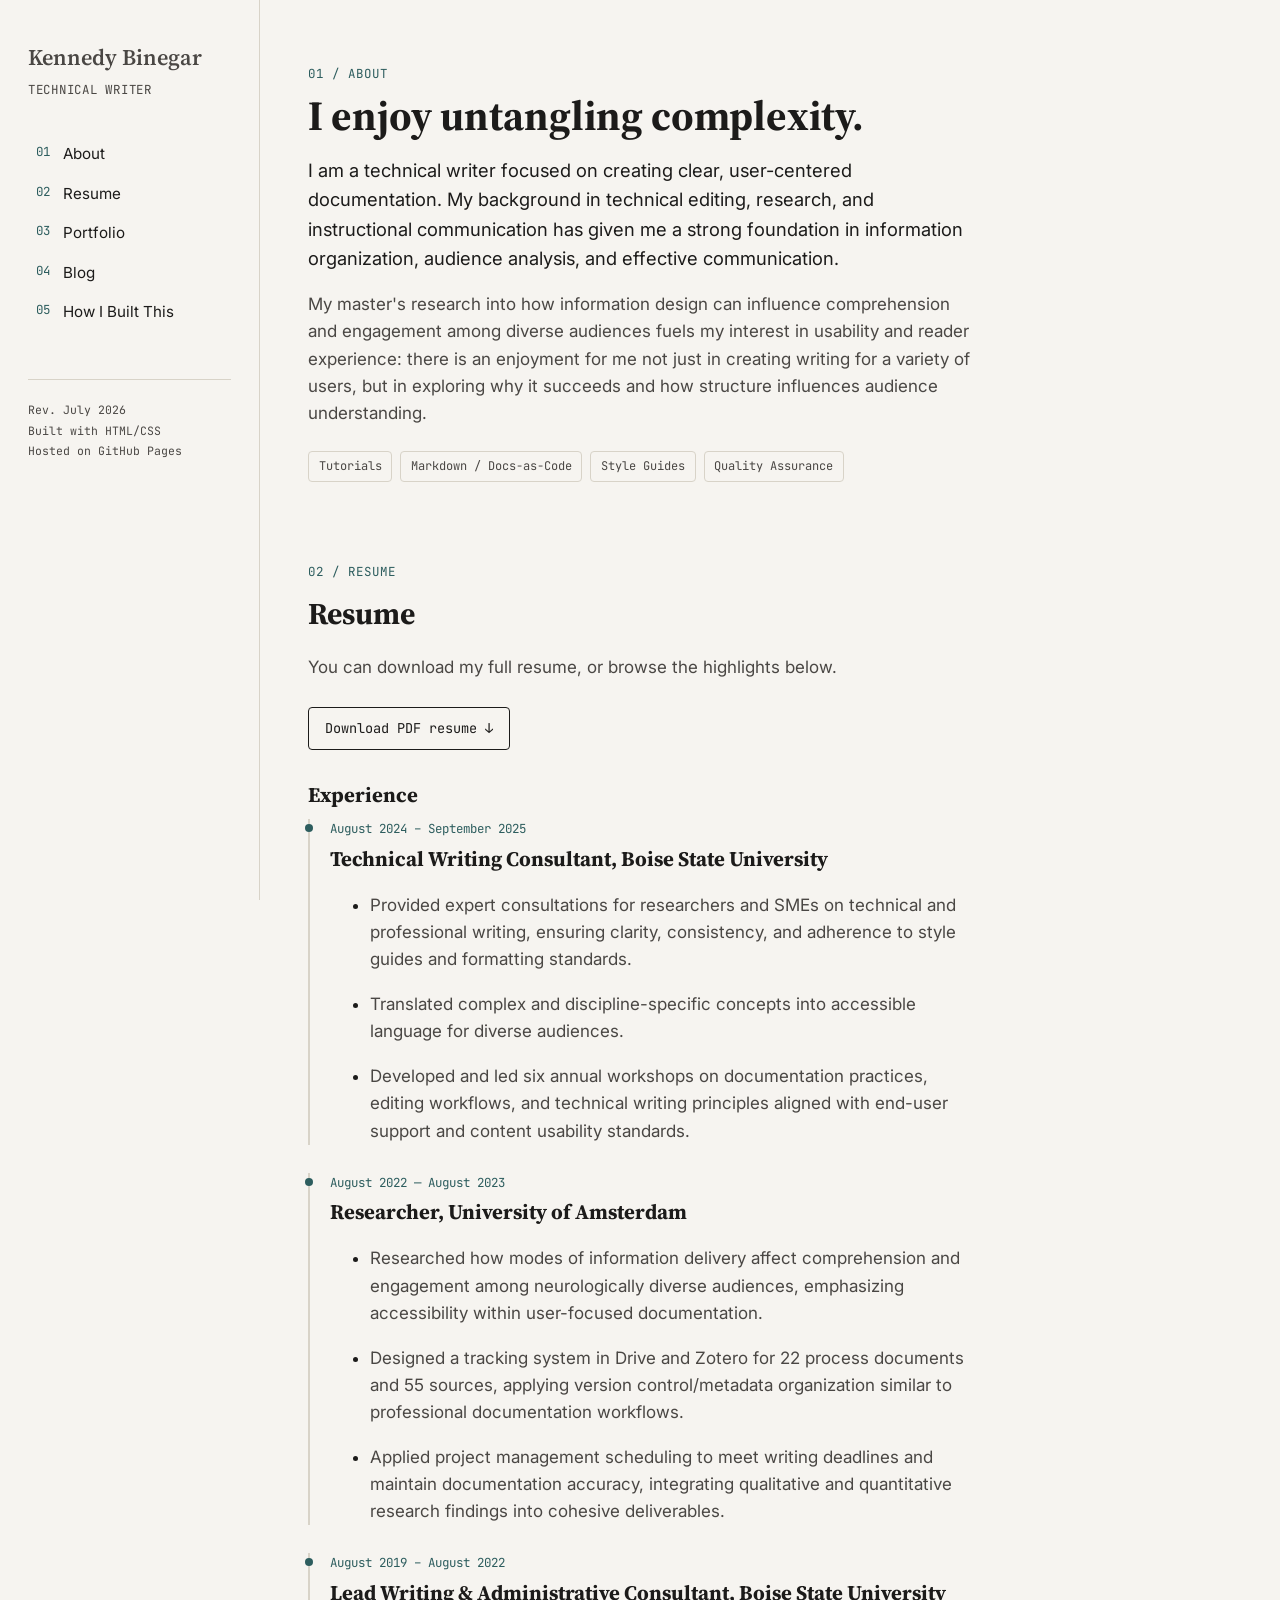
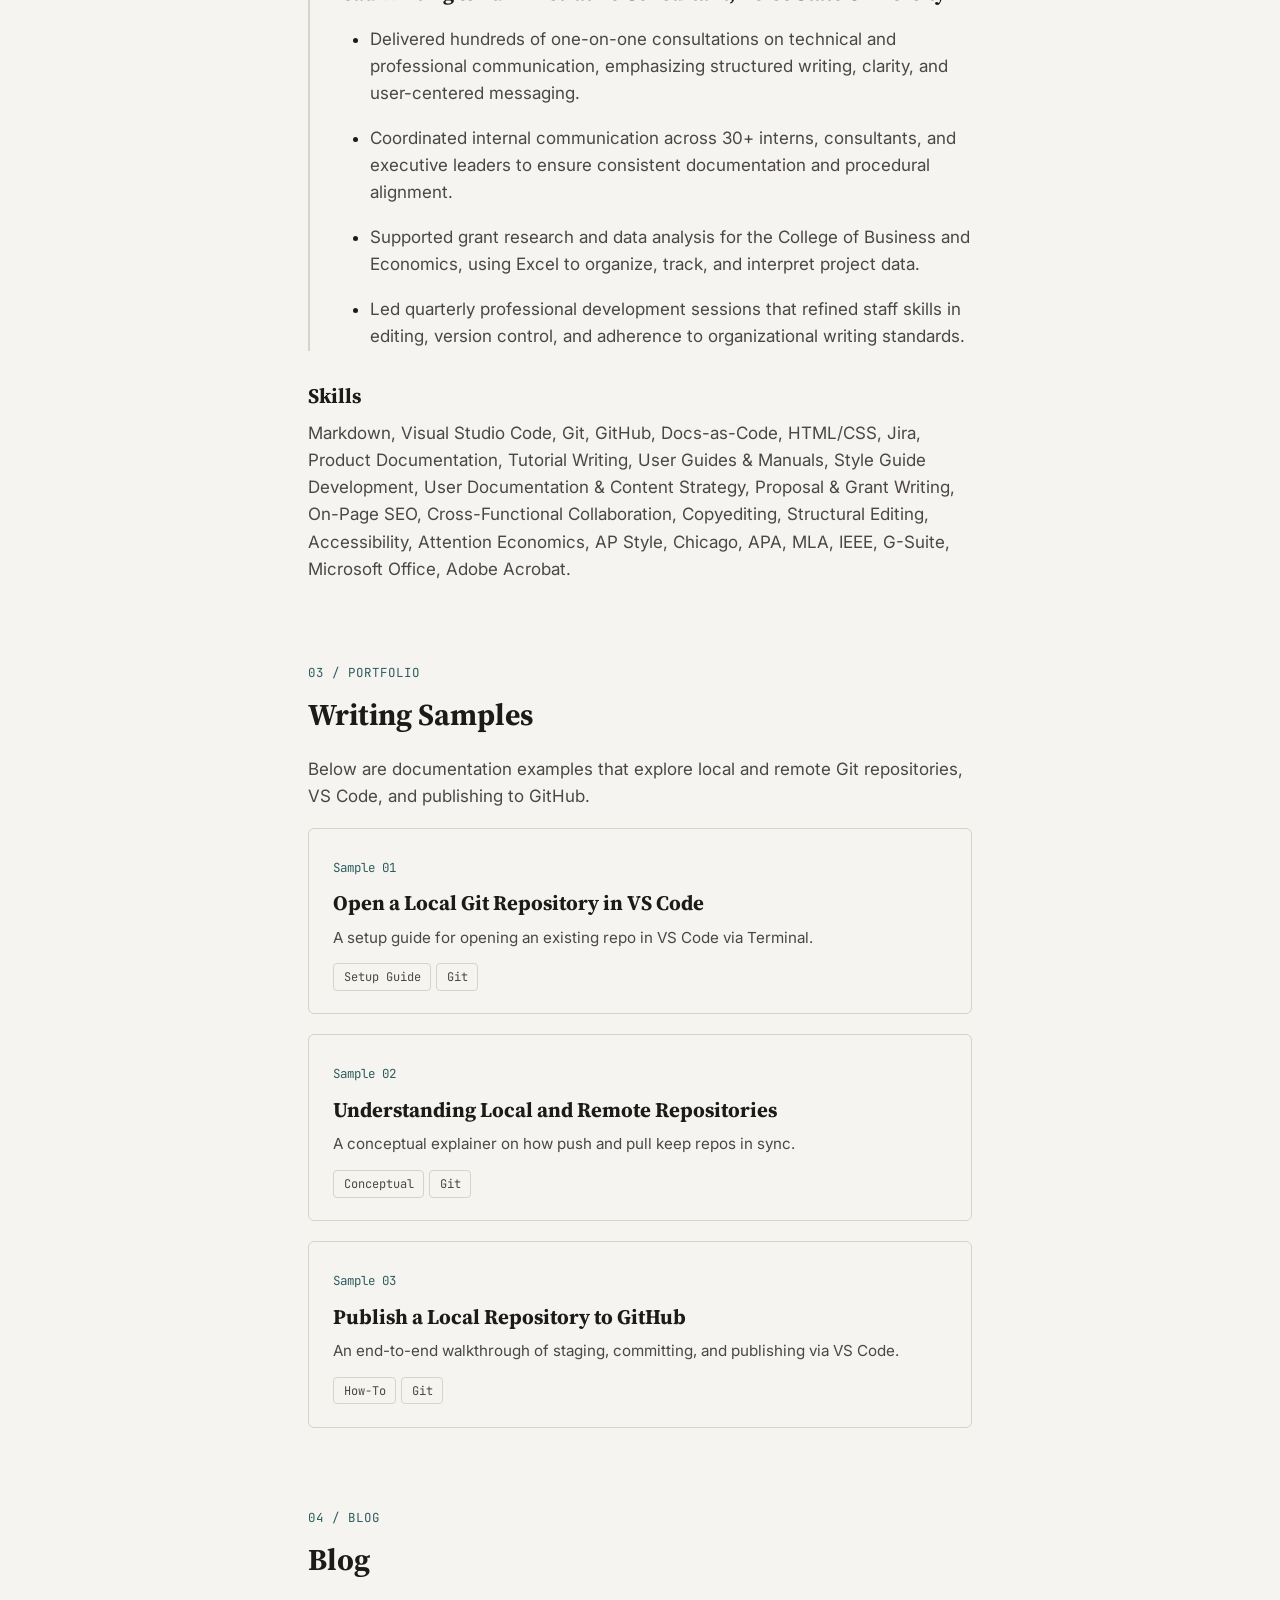
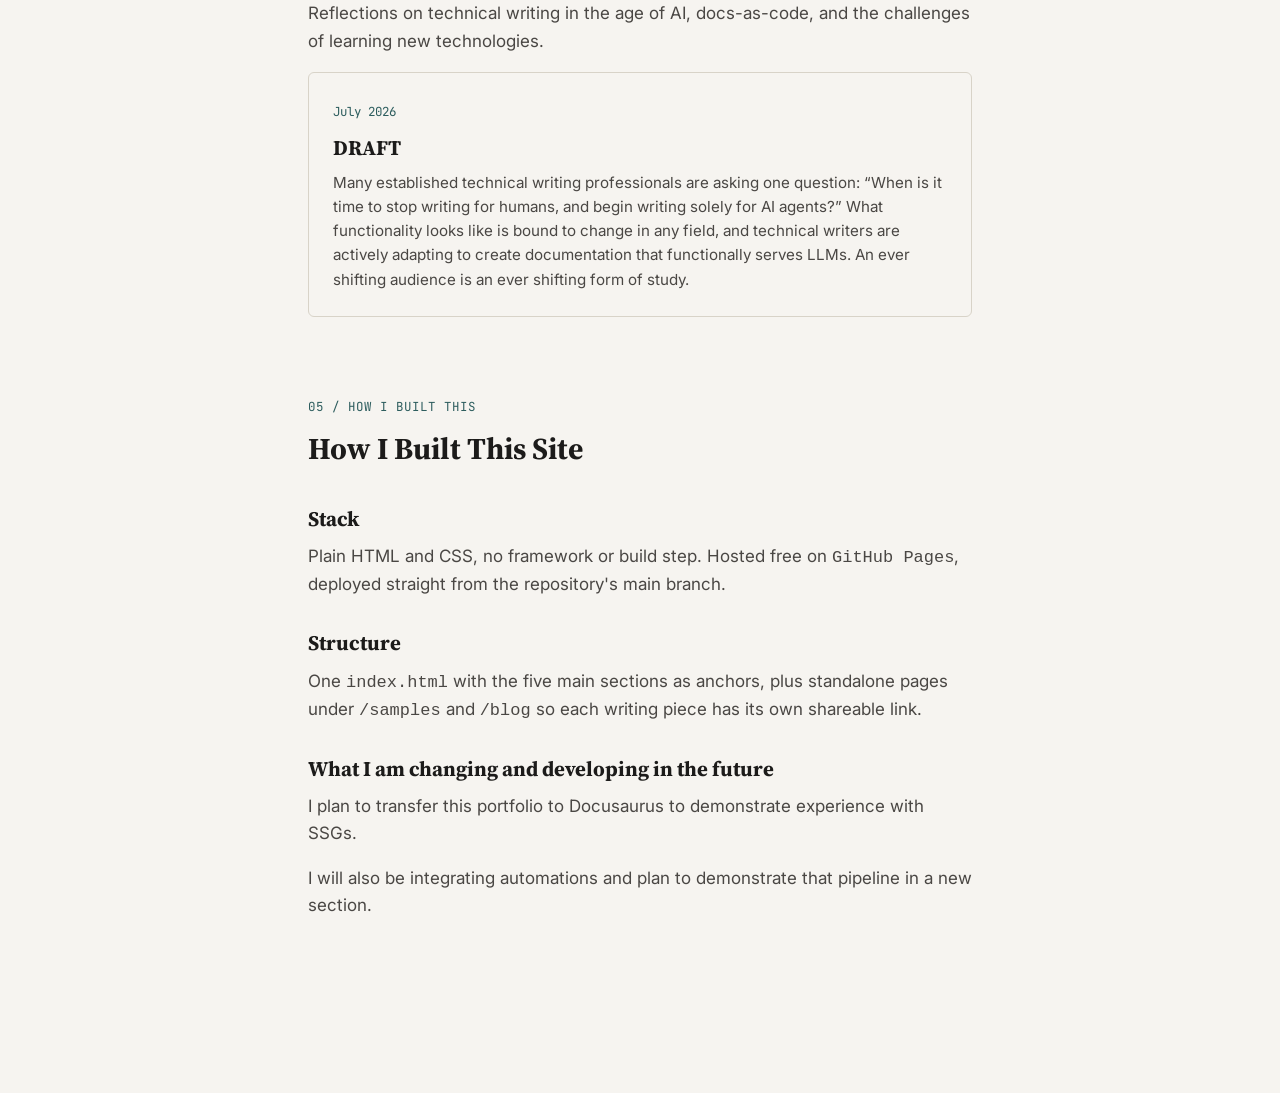
<file: index.html>
<!DOCTYPE html>
<html lang="en">
<head>
<meta charset="UTF-8">
<meta name="viewport" content="width=device-width, initial-scale=1.0">
<title>Kennedy Binegar — Technical Writer</title>
<meta name="description" content="Technical writing portfolio of Kennedy Binegar: documentation, tutorials, and process writing.">
<link rel="preconnect" href="https://fonts.googleapis.com">
<link href="https://fonts.googleapis.com/css2?family=Source+Serif+4:wght@400;600;700&family=Inter:wght@400;500;600&family=JetBrains+Mono:wght@400;500&display=swap" rel="stylesheet">
<link rel="stylesheet" href="style.css">
    <!-- Favicon code -->
    <link rel="apple-touch-icon" sizes="180x180" href="images/favicon/apple-touch-icon.png">
    <link rel="icon" type="image/png" sizes="32x32" href="images/favicon/favicon-32x32.png">
    <link rel="icon" type="image/png" sizes="16x16" href="images/favicon/favicon-16x16.png">
    <link rel="manifest" href="images/favicon/site.webmanifest">
</head>
<body>

<div class="shell">

  <!-- Sidebar acts as a table of contents, like a doc site -->
  <nav class="sidebar" aria-label="Site sections">
    <p class="name">Kennedy Binegar</p>
    <p class="role">Technical Writer</p>

    <ul class="toc">
      <li><a href="#about"><span class="num">01</span> About</a></li>
      <li><a href="#resume"><span class="num">02</span> Resume</a></li>
      <li><a href="#portfolio"><span class="num">03</span> Portfolio</a></li>
      <li><a href="#blog"><span class="num">04</span> Blog</a></li>
      <li><a href="#how-i-built-this"><span class="num">05</span> How I Built This</a></li>
    </ul>

    <div class="meta">
      Rev. July 2026<br>
      Built with HTML/CSS<br>
      Hosted on GitHub Pages
    </div>
  </nav>

  <main class="content">
        
    <!-- 01 ABOUT -->
    <section id="about">
      <p class="eyebrow">01 / About</p>
      <h1>I enjoy untangling complexity.</h1>
      <p class="lede">I am a technical writer focused on creating clear, user-centered documentation. My background in technical editing, 
          research, and instructional communication has given me a strong foundation in information organization, audience 
          analysis, and effective communication.
      </p>
      <p>
        My master's research into how information design can influence comprehension and engagement among diverse audiences 
        fuels my interest in usability and reader experience: there is an enjoyment for me not just in creating writing 
        for a variety of users, but in exploring why it succeeds and how structure influences audience understanding.
      </p>
      <div class="hero-tags">
        <span class="tag">Tutorials</span>
        <span class="tag">Markdown / Docs-as-Code</span>
        <span class="tag">Style Guides</span>
        <span class="tag">Quality Assurance</span>
      </div>
    </section>

    <!-- 02 RESUME -->
    <section id="resume">
      <p class="eyebrow">02 / Resume</p>
      <h2>Resume</h2>
      <p>You can download my full resume, or browse the highlights below.</p>

      <a class="resume-download" href="resume.pdf" download>Download PDF resume ↓</a>

      <h3>Experience</h3>
      <div class="timeline-item">
        <span class="dates">August 2024 – September 2025</span>
        <h3>Technical Writing Consultant, Boise State University</h3>
        <ul>
          <li> <p>Provided expert consultations for researchers and SMEs on technical and professional writing,
          ensuring clarity, consistency, and adherence to style guides and formatting standards.</p> </li>
          <li> <p>Translated complex and discipline-specific concepts into accessible language for diverse audiences.</p> </li>
          <li> <p>Developed and led six annual workshops on documentation practices, editing workflows, and
          technical writing principles aligned with end-user support and content usability standards.</p> </li>
      </ul> 
      </div>
      
      <div class="timeline-item">
        <span class="dates">August 2022 — August 2023</span>
        <h3>Researcher, University of Amsterdam</h3>
        <ul>
          <li> <p>Researched how modes of information delivery affect comprehension and engagement among neurologically 
          diverse audiences, emphasizing accessibility within user-focused documentation.</p> </li>
          <li> <p>Designed a tracking system in Drive and Zotero for 22 process documents and 55 sources, applying version 
          control/metadata organization similar to professional documentation workflows.</p> </li>
          <li> <p>Applied project management scheduling to meet writing deadlines and maintain documentation accuracy, integrating 
          qualitative and quantitative research findings into cohesive deliverables.</p> </li>
        </ul>
      </div>
      
      <div class="timeline-item">
        <span class="dates">August 2019 – August 2022</span>
        <h3>Lead Writing & Administrative Consultant, Boise State University</h3>
        <ul>
          <li> <p>Delivered hundreds of one-on-one consultations on technical and professional communication, emphasizing structured writing, 
          clarity, and user-centered messaging.</p> </li>
          <li> <p>Coordinated internal communication across 30+ interns, consultants, and executive leaders to ensure consistent 
          documentation and procedural alignment.</p> </li>
          <li> <p>Supported grant research and data analysis for the College of Business and Economics, using Excel to organize, track, 
          and interpret project data.</p> </li>
          <li> <p>Led quarterly professional development sessions that refined staff skills in editing, version control, and adherence to 
          organizational writing standards.</p> </li>
        </ul>
      </div>

      <h3>Skills</h3>
      <p> Markdown, Visual Studio Code, Git, GitHub, Docs-as-Code, HTML/CSS, Jira, Product Documentation, 
        Tutorial Writing, User Guides & Manuals, Style Guide Development, User Documentation & Content
        Strategy, Proposal & Grant Writing, On-Page SEO, Cross-Functional Collaboration, Copyediting, 
        Structural Editing, Accessibility, Attention Economics, AP Style, Chicago, APA, MLA, IEEE, G-Suite, 
        Microsoft Office, Adobe Acrobat. </p>
    </section>

    <!-- 03 PORTFOLIO -->
    <section id="portfolio">
      <p class="eyebrow">03 / Portfolio</p>
      <h2>Writing Samples</h2>
      <p>Below are documentation examples that explore local and remote Git repositories, VS Code, and publishing to GitHub. </p>

      <div class="card-grid">
      <a class="card" href="samples/vscode-open-repo.html">
        <span class="num">Sample 01</span>
        <h3>Open a Local Git Repository in VS Code</h3>
        <p>A setup guide for opening an existing repo in VS Code via Terminal.</p>
        <div class="tags"><span class="tag">Setup Guide</span> <span class="tag">Git</span></div>
      </a>
      <a class="card" href="samples/local-remote-repos.html">
        <span class="num">Sample 02</span>
        <h3>Understanding Local and Remote Repositories</h3>
        <p>A conceptual explainer on how push and pull keep repos in sync.</p>
        <div class="tags"><span class="tag">Conceptual</span> <span class="tag">Git</span></div>
      </a>
      <a class="card" href="samples/publish-to-github.html">
        <span class="num">Sample 03</span>
        <h3>Publish a Local Repository to GitHub</h3>
        <p>An end-to-end walkthrough of staging, committing, and publishing via VS Code.</p>
        <div class="tags"><span class="tag">How-To</span> <span class="tag">Git</span></div>
      </a>
      </div>
    </section>

    <!-- 04 BLOG -->
    <section id="blog">
      <p class="eyebrow">04 / Blog</p>
      <h2>Blog</h2>
      <p>Reflections on technical writing in the age of AI, docs-as-code, 
          and the challenges of learning new technologies.</p>

      <div class="card-grid">
        <a class="card" href="blog/first-post.html">
          <span class="num">July 2026</span>
          <h3>DRAFT</h3>
          <p>Many established technical writing professionals are asking one question: “When is it 
              time to stop writing for humans, and begin writing solely for AI agents?” What 
              functionality looks like is bound to change in any field, and technical writers are 
              actively adapting to create documentation that functionally serves LLMs. An ever 
              shifting audience is an ever shifting form of study.
          </p>
        </a>
      </div>
    </section>

    <!-- 05 HOW I BUILT THIS -->
    <section id="how-i-built-this">
      <p class="eyebrow">05 / How I Built This</p>
      <h2>How I Built This Site</h2>

      <h3>Stack</h3>
      <p>Plain HTML and CSS, no framework or build step. Hosted free on
        <code>GitHub Pages</code>, deployed straight from the repository's main branch.</p>

      <h3>Structure</h3>
      <p>One <code>index.html</code> with the five main sections as anchors, plus
        standalone pages under <code>/samples</code> and <code>/blog</code> so each
        writing piece has its own shareable link.</p>

      <h3>What I am changing and developing in the future</h3>
      <p>I plan to transfer this portfolio to Docusaurus to demonstrate experience with SSGs.</p>
        <p>I will also be integrating automations and plan to demonstrate that pipeline in a new section.</p>
    </section>

  </main>
</div>

</body>
</html>
</file>
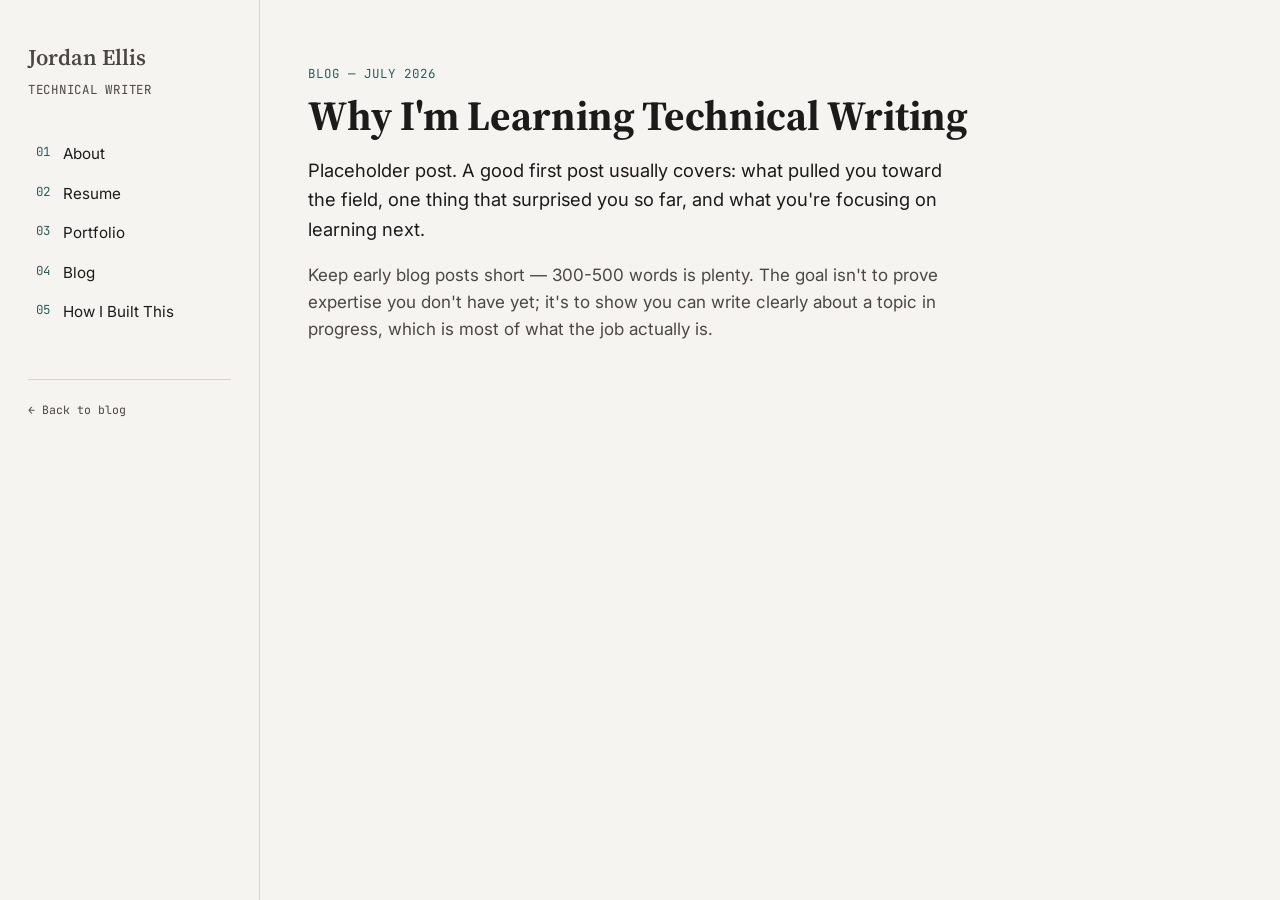
<file: first-post.html>
<!DOCTYPE html>
<html lang="en">
<head>
<meta charset="UTF-8">
<meta name="viewport" content="width=device-width, initial-scale=1.0">
<title>Why I'm Learning Technical Writing — Jordan Ellis</title>
<link rel="preconnect" href="https://fonts.googleapis.com">
<link href="https://fonts.googleapis.com/css2?family=Source+Serif+4:wght@400;600;700&family=Inter:wght@400;500;600&family=JetBrains+Mono:wght@400;500&display=swap" rel="stylesheet">
<link rel="stylesheet" href="../style.css">
</head>
<body>
<div class="shell">
  <nav class="sidebar" aria-label="Site sections">
    <p class="name">Jordan Ellis</p>
    <p class="role">Technical Writer</p>
    <ul class="toc">
      <li><a href="../index.html#about"><span class="num">01</span> About</a></li>
      <li><a href="../index.html#resume"><span class="num">02</span> Resume</a></li>
      <li><a href="../index.html#portfolio"><span class="num">03</span> Portfolio</a></li>
      <li><a href="../index.html#blog"><span class="num">04</span> Blog</a></li>
      <li><a href="../index.html#how-i-built-this"><span class="num">05</span> How I Built This</a></li>
    </ul>
    <div class="meta">← Back to blog</div>
  </nav>

  <main class="content">
    <p class="eyebrow">Blog — July 2026</p>
    <h1>Why I'm Learning Technical Writing</h1>
    <p class="lede">
      Placeholder post. A good first post usually covers: what pulled you toward the field,
      one thing that surprised you so far, and what you're focusing on learning next.
    </p>
    <p>
      Keep early blog posts short — 300-500 words is plenty. The goal isn't to prove expertise
      you don't have yet; it's to show you can write clearly about a topic in progress, which
      is most of what the job actually is.
    </p>
  </main>
</div>
</body>
</html>
</file>
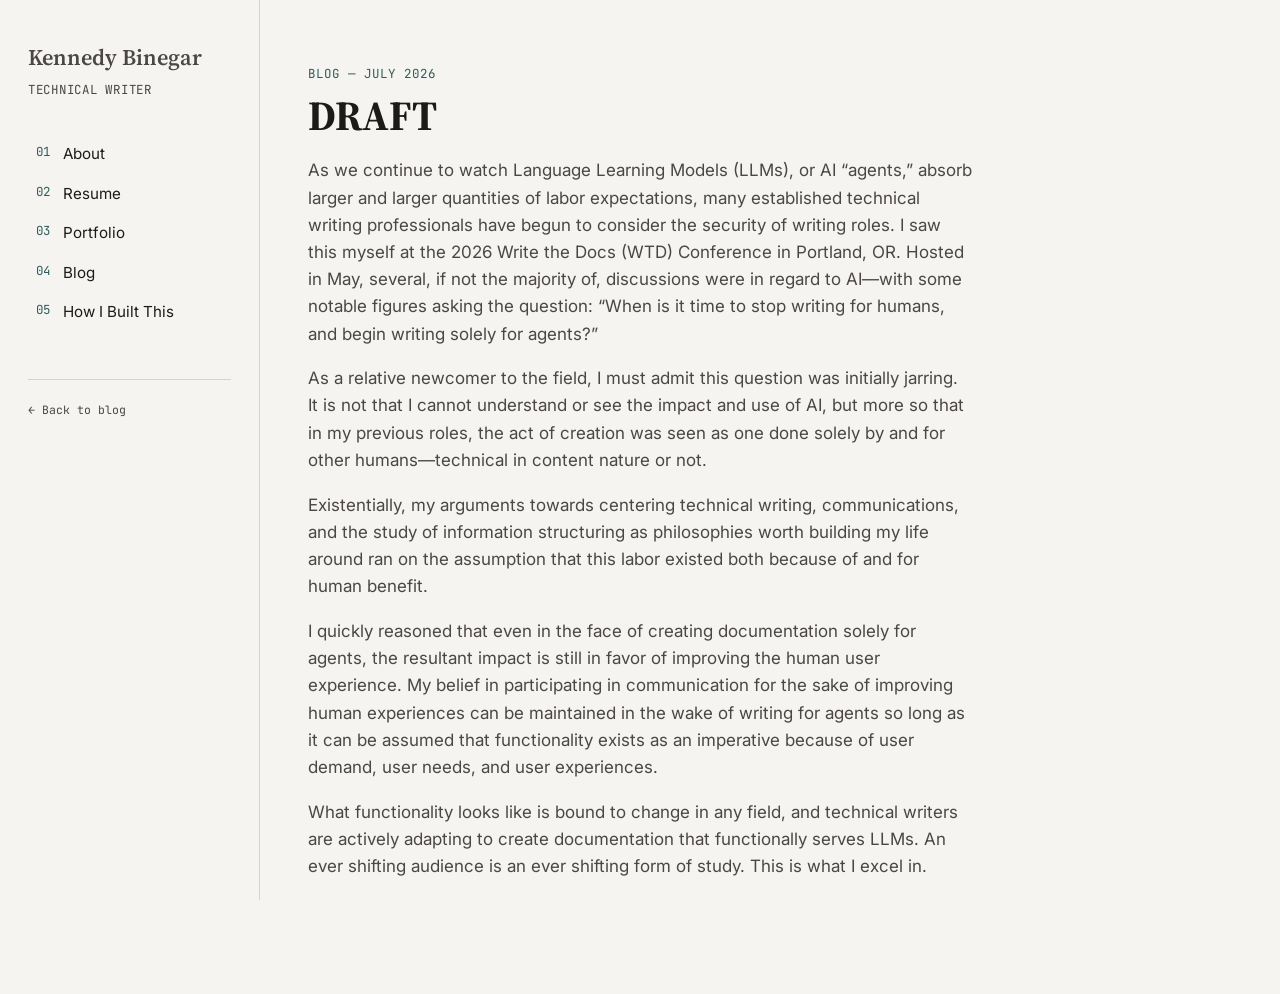
<file: blog/first-post.html>
<!DOCTYPE html>
<html lang="en">
<head>
<meta charset="UTF-8">
<meta name="viewport" content="width=device-width, initial-scale=1.0">
<title>DRAFT — Kennedy Binegar</title>
<link rel="preconnect" href="https://fonts.googleapis.com">
<link href="https://fonts.googleapis.com/css2?family=Source+Serif+4:wght@400;600;700&family=Inter:wght@400;500;600&family=JetBrains+Mono:wght@400;500&display=swap" rel="stylesheet">
<link rel="stylesheet" href="../style.css">
   <!-- Favicon code -->
    <link rel="apple-touch-icon" sizes="180x180" href="../images/favicon/apple-touch-icon.png">
    <link rel="icon" type="image/png" sizes="32x32" href="../images/favicon/favicon-32x32.png">
    <link rel="icon" type="image/png" sizes="16x16" href="../images/favicon/favicon-16x16.png">
    <link rel="manifest" href="../images/favicon/site.webmanifest">
</head>
<body>
<div class="shell">
  <nav class="sidebar" aria-label="Site sections">
    <p class="name">Kennedy Binegar</p>
    <p class="role">Technical Writer</p>
    <ul class="toc">
      <li><a href="../index.html#about"><span class="num">01</span> About</a></li>
      <li><a href="../index.html#resume"><span class="num">02</span> Resume</a></li>
      <li><a href="../index.html#portfolio"><span class="num">03</span> Portfolio</a></li>
      <li><a href="../index.html#blog"><span class="num">04</span> Blog</a></li>
      <li><a href="../index.html#how-i-built-this"><span class="num">05</span> How I Built This</a></li>
    </ul>
    <div class="meta">← Back to blog</div>
  </nav>

  <main class="content">
    <p class="eyebrow">Blog — July 2026</p>
    <h1>DRAFT</h1>
    <p class="lede">
    <p>As we continue to watch Language Learning Models (LLMs), or AI “agents,” absorb larger and larger quantities of labor expectations, many established technical writing professionals have begun to consider the security of writing roles. I saw this myself at the 2026 Write the Docs (WTD) Conference in Portland, OR. Hosted in May, several, if not the majority of, discussions were in regard to AI—with some notable figures asking the question: “When is it time to stop writing for humans, and begin writing solely for agents?” </p>

<p>As a relative newcomer to the field, I must admit this question was initially jarring. It is not that I cannot understand or see the impact and use of AI, but more so that in my previous roles, the act of creation was seen as one done solely by and for other humans—technical in content nature or not.  </p>

<p>Existentially, my arguments towards centering technical writing, communications, and the study of information structuring as philosophies worth building my life around ran on the assumption that this labor existed both because of and for human benefit. </p>

<p>I quickly reasoned that even in the face of creating documentation solely for agents, the resultant impact is still in favor of improving the human user experience. My belief in participating in communication for the sake of improving human experiences can be maintained in the wake of writing for agents so long as it can be assumed that functionality exists as an imperative because of user demand, user needs, and user experiences.  </p>

<p>What functionality looks like is bound to change in any field, and technical writers are actively adapting to create documentation that functionally serves LLMs. An ever shifting audience is an ever shifting form of study. This is what I excel in. </p>
    </p>
  </main>
</div>
</body>
</html>
</file>
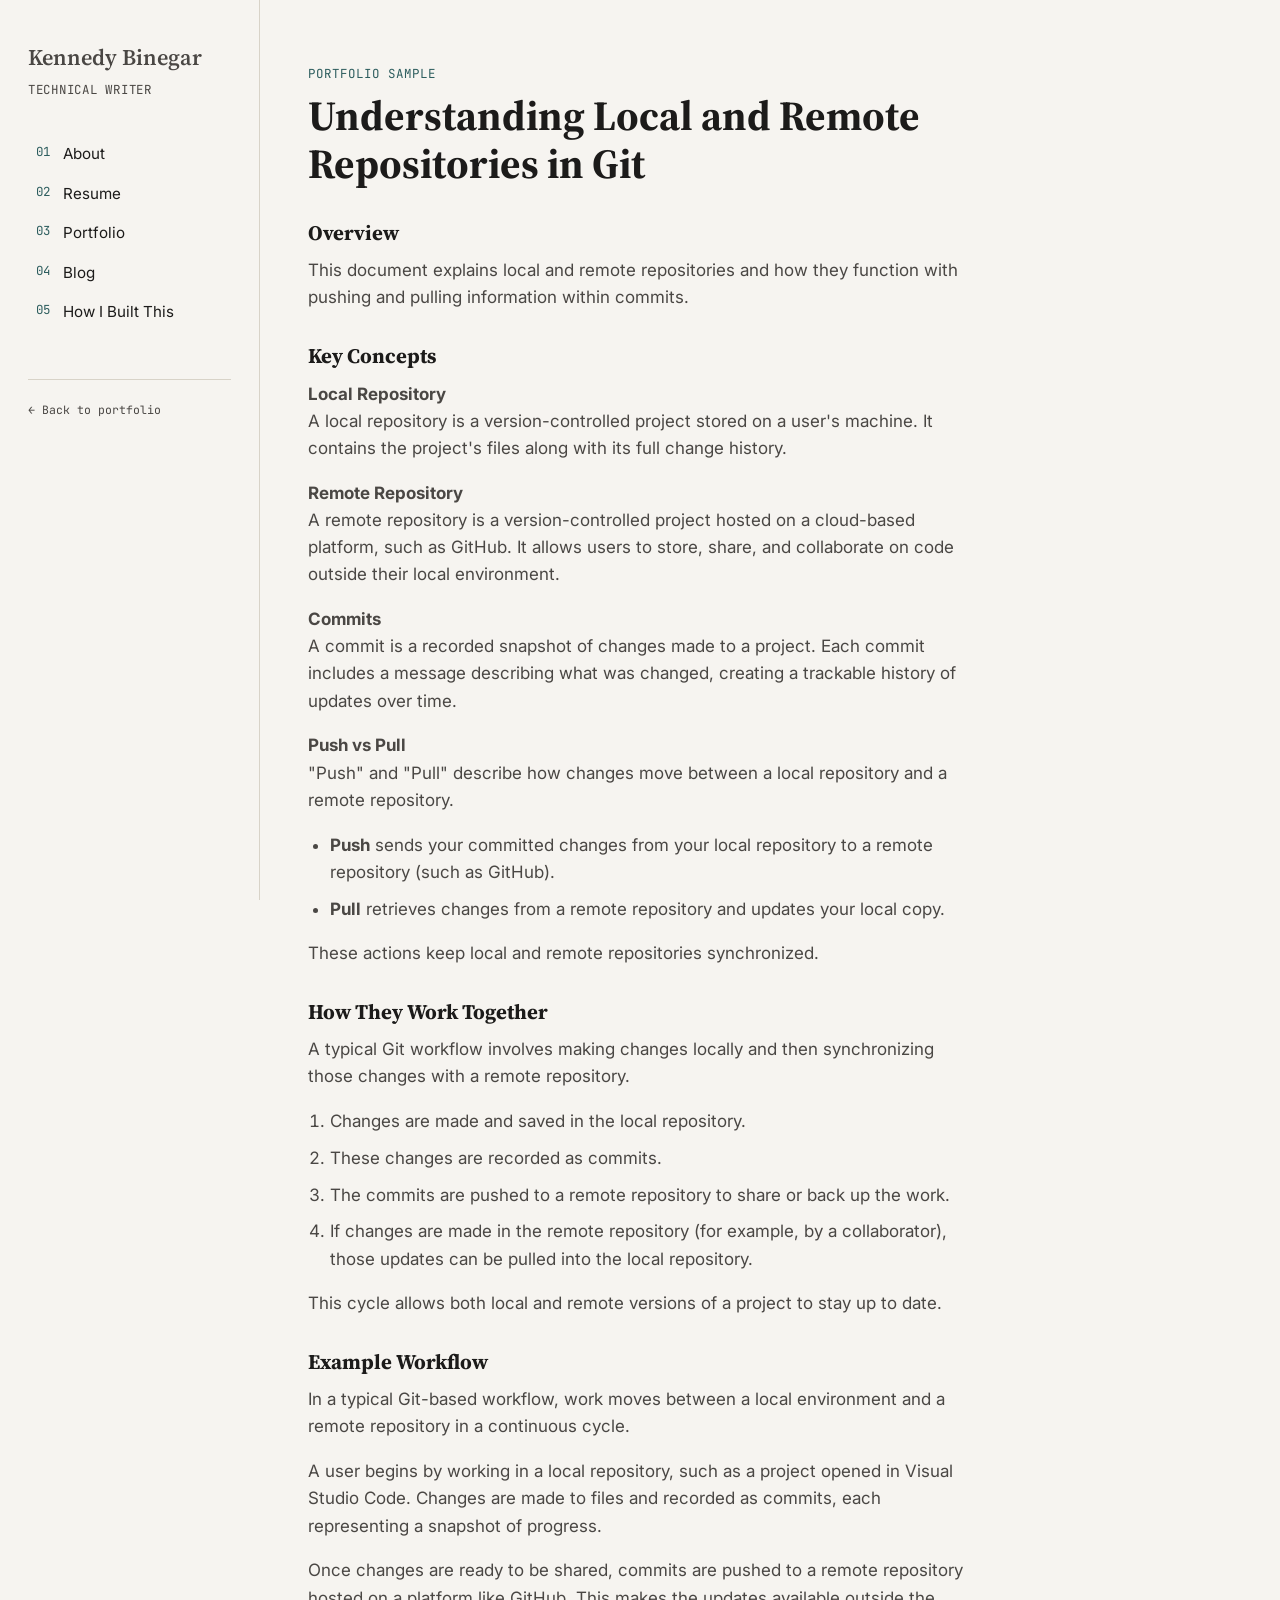
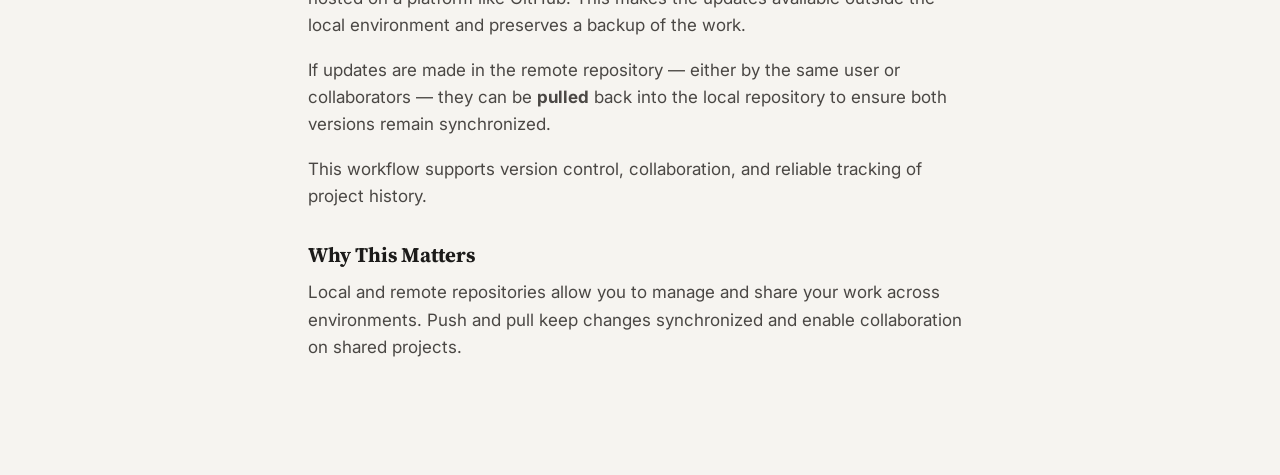
<file: samples/local-remote-repos.html>
<!DOCTYPE html>
<html lang="en">
<head>
<meta charset="UTF-8">
<meta name="viewport" content="width=device-width, initial-scale=1.0">
<title>Understanding Local and Remote Repositories in Git — Kennedy Binegar</title>
<link rel="preconnect" href="https://fonts.googleapis.com">
<link href="https://fonts.googleapis.com/css2?family=Source+Serif+4:wght@400;600;700&family=Inter:wght@400;500;600&family=JetBrains+Mono:wght@400;500&display=swap" rel="stylesheet">
<link rel="stylesheet" href="../style.css">
<style>
  code {
    font-family: var(--mono);
    background: rgba(0,0,0,0.06);
    padding: 0.1rem 0.4rem;
    border-radius: 3px;
    font-size: 0.9em;
  }
  ol, ul { color: var(--ink-soft); padding-left: 1.4rem; }
  ol li, ul li { margin-bottom: 0.6rem; }
</style>
</head>
<body>
<div class="shell">
  <nav class="sidebar" aria-label="Site sections">
    <p class="name">Kennedy Binegar</p>
    <p class="role">Technical Writer</p>
    <ul class="toc">
      <li><a href="../index.html#about"><span class="num">01</span> About</a></li>
      <li><a href="../index.html#resume"><span class="num">02</span> Resume</a></li>
      <li><a href="../index.html#portfolio"><span class="num">03</span> Portfolio</a></li>
      <li><a href="../index.html#blog"><span class="num">04</span> Blog</a></li>
      <li><a href="../index.html#how-i-built-this"><span class="num">05</span> How I Built This</a></li>
    </ul>
    <div class="meta">← Back to portfolio</div>
  </nav>

  <main class="content">
    <p class="eyebrow">Portfolio Sample</p>
    <h1>Understanding Local and Remote Repositories in Git</h1>

    <h3>Overview</h3>
    <p>This document explains local and remote repositories and how they function with pushing and pulling information within commits.</p>

    <h3>Key Concepts</h3>
    <p><strong>Local Repository</strong><br>
    A local repository is a version-controlled project stored on a user's machine. It contains the project's files along with its full change history.</p>

    <p><strong>Remote Repository</strong><br>
    A remote repository is a version-controlled project hosted on a cloud-based platform, such as GitHub. It allows users to store, share, and collaborate on code outside their local environment.</p>

    <p><strong>Commits</strong><br>
    A commit is a recorded snapshot of changes made to a project. Each commit includes a message describing what was changed, creating a trackable history of updates over time.</p>

    <p><strong>Push vs Pull</strong><br>
    "Push" and "Pull" describe how changes move between a local repository and a remote repository.</p>
    <ul>
      <li><strong>Push</strong> sends your committed changes from your local repository to a remote repository (such as GitHub).</li>
      <li><strong>Pull</strong> retrieves changes from a remote repository and updates your local copy.</li>
    </ul>
    <p>These actions keep local and remote repositories synchronized.</p>

    <h3>How They Work Together</h3>
    <p>A typical Git workflow involves making changes locally and then synchronizing those changes with a remote repository.</p>
    <ol>
      <li>Changes are made and saved in the local repository.</li>
      <li>These changes are recorded as commits.</li>
      <li>The commits are pushed to a remote repository to share or back up the work.</li>
      <li>If changes are made in the remote repository (for example, by a collaborator), those updates can be pulled into the local repository.</li>
    </ol>
    <p>This cycle allows both local and remote versions of a project to stay up to date.</p>

    <h3>Example Workflow</h3>
    <p>In a typical Git-based workflow, work moves between a local environment and a remote repository in a continuous cycle.</p>
    <p>A user begins by working in a local repository, such as a project opened in Visual Studio Code. Changes are made to files and recorded as commits, each representing a snapshot of progress.</p>
    <p>Once changes are ready to be shared, commits are pushed to a remote repository hosted on a platform like GitHub. This makes the updates available outside the local environment and preserves a backup of the work.</p>
    <p>If updates are made in the remote repository — either by the same user or collaborators — they can be <strong>pulled</strong> back into the local repository to ensure both versions remain synchronized.</p>
    <p>This workflow supports version control, collaboration, and reliable tracking of project history.</p>

    <h3>Why This Matters</h3>
    <p>Local and remote repositories allow you to manage and share your work across environments. Push and pull keep changes synchronized and enable collaboration on shared projects.</p>
  </main>
</div>
</body>
</html>
</file>
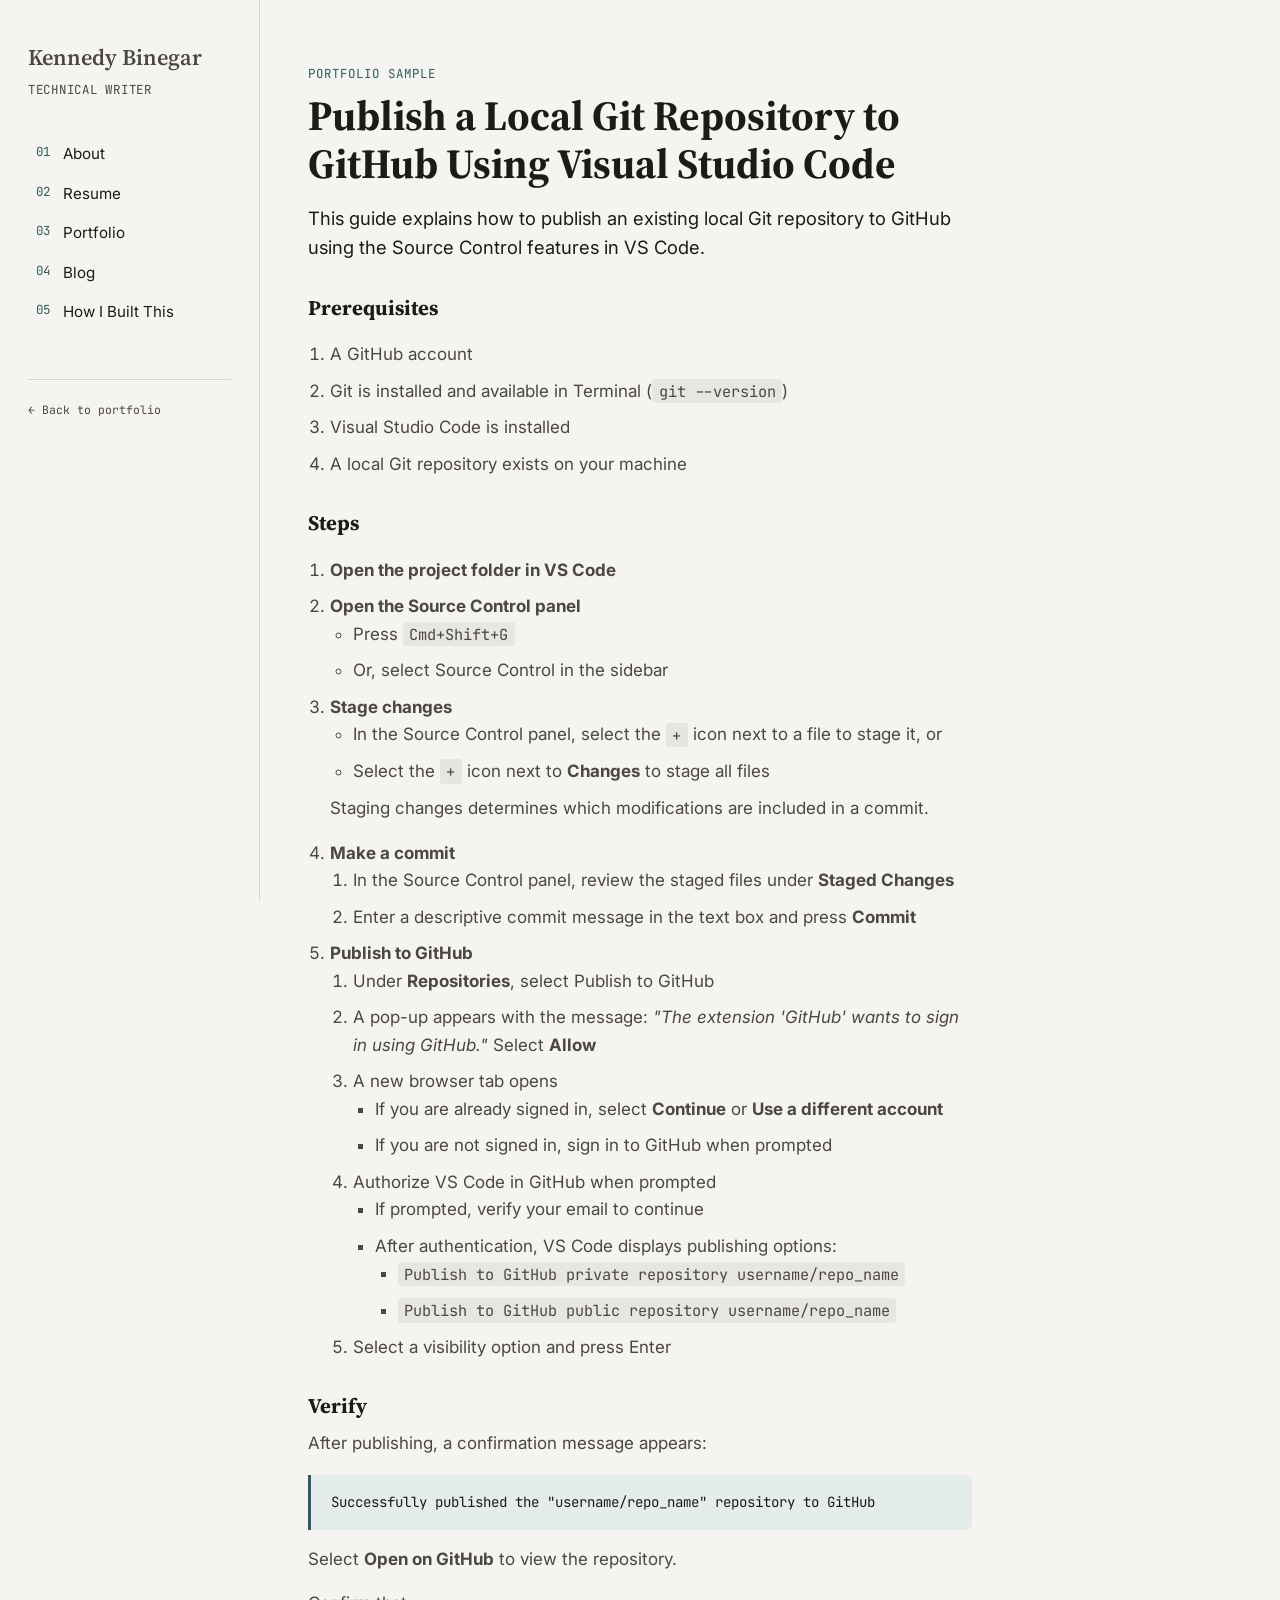
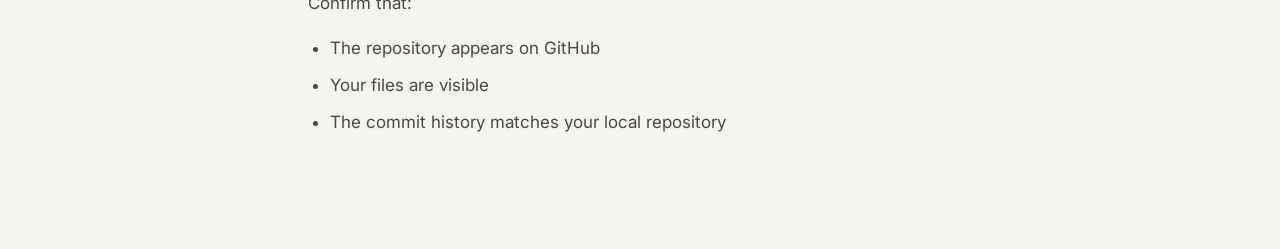
<file: samples/publish-to-github.html>
<!DOCTYPE html>
<html lang="en">
<head>
<meta charset="UTF-8">
<meta name="viewport" content="width=device-width, initial-scale=1.0">
<title>Publish a Local Git Repository to GitHub Using VS Code — Kennedy Binegar</title>
<link rel="preconnect" href="https://fonts.googleapis.com">
<link href="https://fonts.googleapis.com/css2?family=Source+Serif+4:wght@400;600;700&family=Inter:wght@400;500;600&family=JetBrains+Mono:wght@400;500&display=swap" rel="stylesheet">
<link rel="stylesheet" href="../style.css">
<style>
  code {
    font-family: var(--mono);
    background: rgba(0,0,0,0.06);
    padding: 0.1rem 0.4rem;
    border-radius: 3px;
    font-size: 0.9em;
  }
  ol, ul { color: var(--ink-soft); padding-left: 1.4rem; }
  ol li, ul li { margin-bottom: 0.6rem; }
  .confirm-box {
    background: var(--accent-soft);
    border-left: 3px solid var(--accent);
    padding: 1rem 1.25rem;
    border-radius: 0 6px 6px 0;
    font-family: var(--mono);
    font-size: 0.88rem;
    margin: 1rem 0;
  }
</style>
</head>
<body>
<div class="shell">
  <nav class="sidebar" aria-label="Site sections">
    <p class="name">Kennedy Binegar</p>
    <p class="role">Technical Writer</p>
    <ul class="toc">
      <li><a href="../index.html#about"><span class="num">01</span> About</a></li>
      <li><a href="../index.html#resume"><span class="num">02</span> Resume</a></li>
      <li><a href="../index.html#portfolio"><span class="num">03</span> Portfolio</a></li>
      <li><a href="../index.html#blog"><span class="num">04</span> Blog</a></li>
      <li><a href="../index.html#how-i-built-this"><span class="num">05</span> How I Built This</a></li>
    </ul>
    <div class="meta">← Back to portfolio</div>
  </nav>

  <main class="content">
    <p class="eyebrow">Portfolio Sample</p>
    <h1>Publish a Local Git Repository to GitHub Using Visual Studio Code</h1>
    <p class="lede">This guide explains how to publish an existing local Git repository to GitHub using the Source Control features in VS Code.</p>

    <h3>Prerequisites</h3>
    <ol>
      <li>A GitHub account</li>
      <li>Git is installed and available in Terminal (<code>git --version</code>)</li>
      <li>Visual Studio Code is installed</li>
      <li>A local Git repository exists on your machine</li>
    </ol>

    <h3>Steps</h3>
    <ol>
      <li><strong>Open the project folder in VS Code</strong></li>
      <li>
        <strong>Open the Source Control panel</strong>
        <ul>
          <li>Press <code>Cmd+Shift+G</code></li>
          <li>Or, select Source Control in the sidebar</li>
        </ul>
      </li>
      <li>
        <strong>Stage changes</strong>
        <ul>
          <li>In the Source Control panel, select the <code>+</code> icon next to a file to stage it, or</li>
          <li>Select the <code>+</code> icon next to <strong>Changes</strong> to stage all files</li>
        </ul>
        <p>Staging changes determines which modifications are included in a commit.</p>
      </li>
      <li>
        <strong>Make a commit</strong>
        <ol>
          <li>In the Source Control panel, review the staged files under <strong>Staged Changes</strong></li>
          <li>Enter a descriptive commit message in the text box and press <strong>Commit</strong></li>
        </ol>
      </li>
      <li>
        <strong>Publish to GitHub</strong>
        <ol>
          <li>Under <strong>Repositories</strong>, select Publish to GitHub</li>
          <li>A pop-up appears with the message: <em>"The extension 'GitHub' wants to sign in using GitHub."</em> Select <strong>Allow</strong></li>
          <li>A new browser tab opens
            <ul>
              <li>If you are already signed in, select <strong>Continue</strong> or <strong>Use a different account</strong></li>
              <li>If you are not signed in, sign in to GitHub when prompted</li>
            </ul>
          </li>
          <li>Authorize VS Code in GitHub when prompted
            <ul>
              <li>If prompted, verify your email to continue</li>
              <li>After authentication, VS Code displays publishing options:
                <ul>
                  <li><code>Publish to GitHub private repository username/repo_name</code></li>
                  <li><code>Publish to GitHub public repository username/repo_name</code></li>
                </ul>
              </li>
            </ul>
          </li>
          <li>Select a visibility option and press Enter</li>
        </ol>
      </li>
    </ol>

    <h3>Verify</h3>
    <p>After publishing, a confirmation message appears:</p>
    <div class="confirm-box">Successfully published the "username/repo_name" repository to GitHub</div>
    <p>Select <strong>Open on GitHub</strong> to view the repository.</p>
    <p>Confirm that:</p>
    <ul>
      <li>The repository appears on GitHub</li>
      <li>Your files are visible</li>
      <li>The commit history matches your local repository</li>
    </ul>
  </main>
</div>
</body>
</html>
</file>
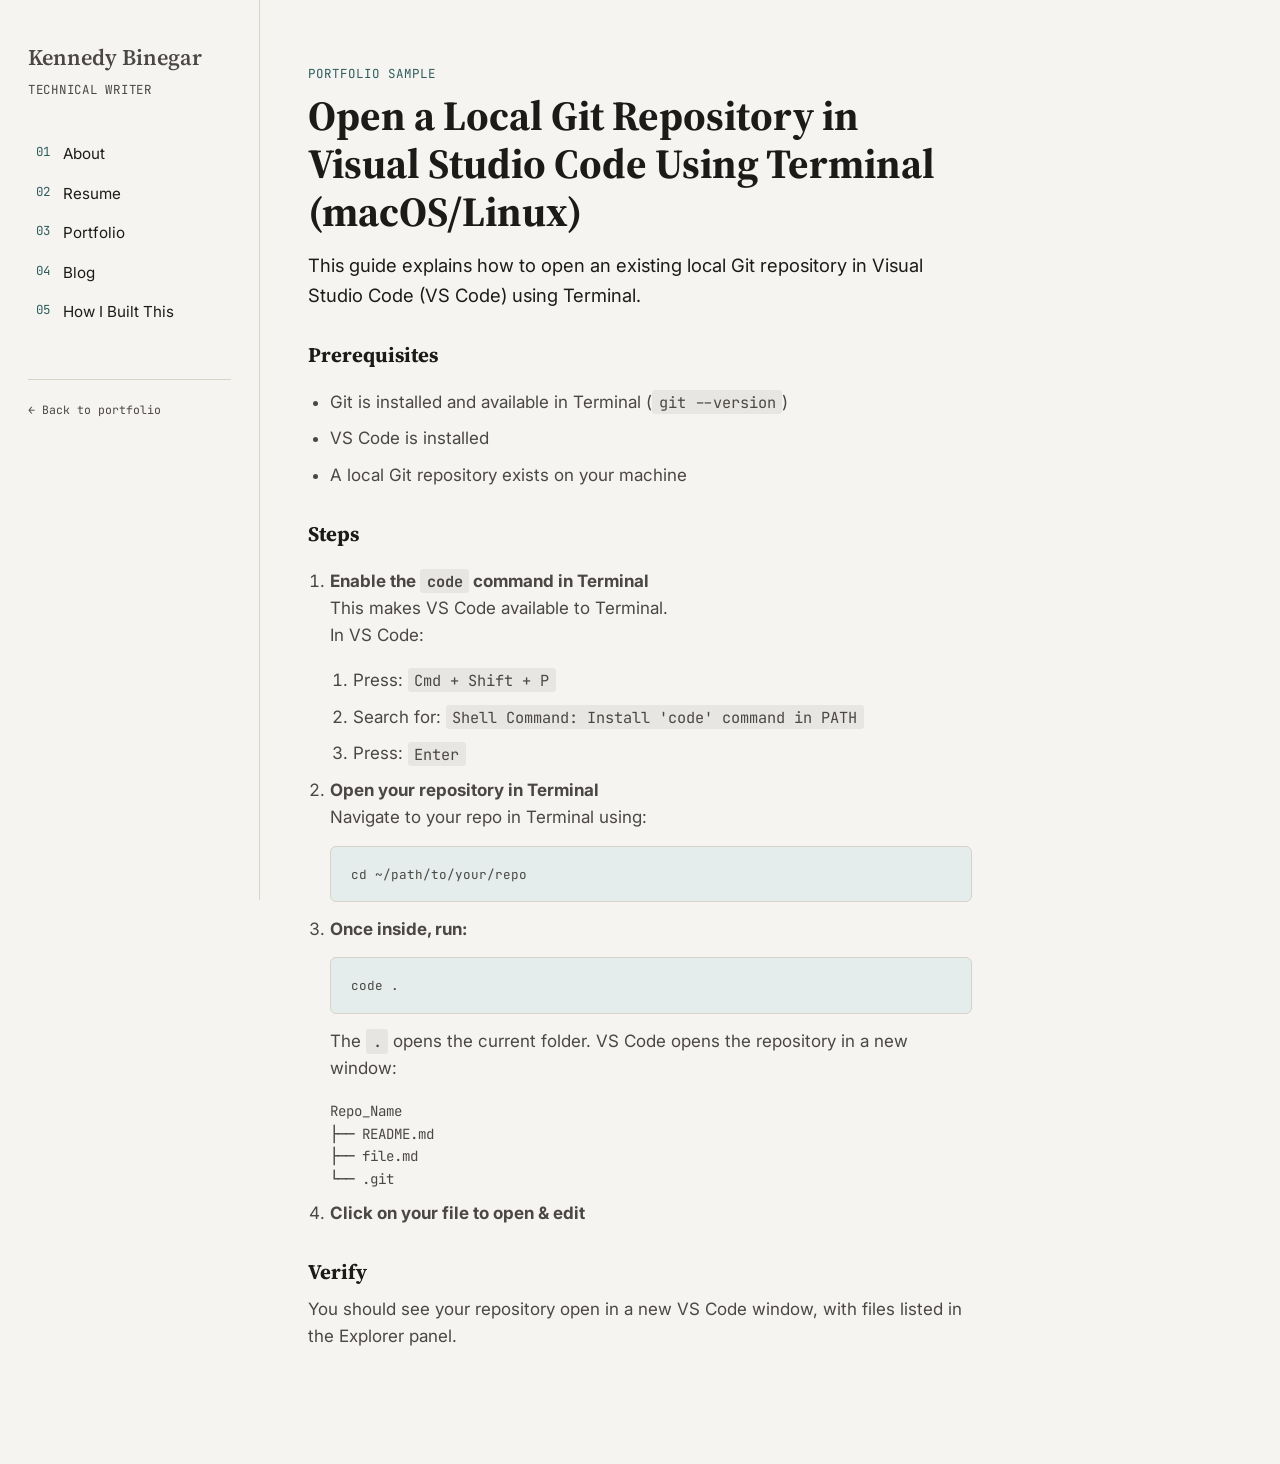
<file: samples/vscode-open-repo.html>
<!DOCTYPE html>
<html lang="en">
<head>
<meta charset="UTF-8">
<meta name="viewport" content="width=device-width, initial-scale=1.0">
<title>Open a Local Git Repository in VS Code — Kennedy Binegar</title>
<link rel="preconnect" href="https://fonts.googleapis.com">
<link href="https://fonts.googleapis.com/css2?family=Source+Serif+4:wght@400;600;700&family=Inter:wght@400;500;600&family=JetBrains+Mono:wght@400;500&display=swap" rel="stylesheet">
<link rel="stylesheet" href="../style.css">
<style>
  pre {
    background: var(--accent-soft);
    border: 1px solid var(--rule);
    border-radius: 6px;
    padding: 1rem 1.25rem;
    overflow-x: auto;
    font-family: var(--mono);
    font-size: 0.88rem;
    line-height: 1.6;
  }
  code {
    font-family: var(--mono);
    background: rgba(0,0,0,0.06);
    padding: 0.1rem 0.4rem;
    border-radius: 3px;
    font-size: 0.9em;
  }
  pre code { background: none; padding: 0; }
  ol, ul { color: var(--ink-soft); padding-left: 1.4rem; }
  ol li, ul li { margin-bottom: 0.6rem; }
  .file-tree {
    font-family: var(--mono);
    font-size: 0.88rem;
    color: var(--ink-soft);
    white-space: pre;
  }
</style>
</head>
<body>
<div class="shell">
  <nav class="sidebar" aria-label="Site sections">
    <p class="name">Kennedy Binegar</p>
    <p class="role">Technical Writer</p>
    <ul class="toc">
      <li><a href="../index.html#about"><span class="num">01</span> About</a></li>
      <li><a href="../index.html#resume"><span class="num">02</span> Resume</a></li>
      <li><a href="../index.html#portfolio"><span class="num">03</span> Portfolio</a></li>
      <li><a href="../index.html#blog"><span class="num">04</span> Blog</a></li>
      <li><a href="../index.html#how-i-built-this"><span class="num">05</span> How I Built This</a></li>
    </ul>
    <div class="meta">← Back to portfolio</div>
  </nav>

  <main class="content">
    <p class="eyebrow">Portfolio Sample</p>
    <h1>Open a Local Git Repository in Visual Studio Code Using Terminal (macOS/Linux)</h1>
    <p class="lede">This guide explains how to open an existing local Git repository in Visual Studio Code (VS Code) using Terminal.</p>

    <h3>Prerequisites</h3>
    <ul>
      <li>Git is installed and available in Terminal (<code>git --version</code>)</li>
      <li>VS Code is installed</li>
      <li>A local Git repository exists on your machine</li>
    </ul>

    <h3>Steps</h3>
    <ol>
      <li>
        <strong>Enable the <code>code</code> command in Terminal</strong><br>
        This makes VS Code available to Terminal.
        <p>In VS Code:</p>
        <ol>
          <li>Press: <code>Cmd + Shift + P</code></li>
          <li>Search for: <code>Shell Command: Install 'code' command in PATH</code></li>
          <li>Press: <code>Enter</code></li>
        </ol>
      </li>
      <li>
        <strong>Open your repository in Terminal</strong><br>
        Navigate to your repo in Terminal using:
        <pre><code>cd ~/path/to/your/repo</code></pre>
      </li>
      <li>
        <strong>Once inside, run:</strong>
        <pre><code>code .</code></pre>
        <p>The <code>.</code> opens the current folder. VS Code opens the repository in a new window:</p>
        <div class="file-tree">Repo_Name
├── README.md
├── file.md
└── .git</div>
      </li>
      <li><strong>Click on your file to open &amp; edit</strong></li>
    </ol>

    <h3>Verify</h3>
    <p>You should see your repository open in a new VS Code window, with files listed in the Explorer panel.</p>
  </main>
</div>
</body>
</html>
</file>
<file: style.css>
:root {
  --paper: #f6f4f0;
  --ink: #1c1b1a;
  --ink-soft: #4a4744;
  --rule: #d8d3c8;
  --accent: #2d5d5e;
  --accent-soft: #e4ecec;
  --rust: #b5562b;
  --mono: "JetBrains Mono", ui-monospace, SFMono-Regular, Menlo, monospace;
  --serif: "Source Serif 4", Georgia, serif;
  --sans: "Inter", -apple-system, BlinkMacSystemFont, "Segoe UI", sans-serif;
  --sidebar-w: 260px;
}

* { box-sizing: border-box; }

html { scroll-behavior: smooth; }

body {
  margin: 0;
  background: var(--paper);
  color: var(--ink);
  font-family: var(--sans);
  line-height: 1.6;
  font-size: 17px;
}

a { color: var(--accent); text-decoration: none; }
a:hover { text-decoration: underline; }
a:focus-visible, button:focus-visible {
  outline: 2px solid var(--accent);
  outline-offset: 3px;
}

/* --- Layout: doc-style sidebar + content --- */

.shell {
  display: flex;
  min-height: 100vh;
}

.sidebar {
  width: var(--sidebar-w);
  flex-shrink: 0;
  padding: 2.5rem 1.75rem;
  border-right: 1px solid var(--rule);
  position: sticky;
  top: 0;
  height: 100vh;
  overflow-y: auto;
}

.sidebar .name {
  font-family: var(--serif);
  font-size: 1.4rem;
  font-weight: 600;
  margin: 0 0 0.25rem;
}

.sidebar .role {
  font-family: var(--mono);
  font-size: 0.78rem;
  color: var(--ink-soft);
  text-transform: uppercase;
  letter-spacing: 0.06em;
  margin: 0 0 2.25rem;
}

.toc {
  list-style: none;
  margin: 0;
  padding: 0;
}

.toc li { margin-bottom: 0.15rem; }

.toc a {
  display: flex;
  gap: 0.6rem;
  padding: 0.4rem 0.5rem;
  border-radius: 4px;
  color: var(--ink);
  font-size: 0.95rem;
}

.toc a:hover { background: var(--accent-soft); text-decoration: none; }

.toc .num {
  font-family: var(--mono);
  font-size: 0.78rem;
  color: var(--accent);
  min-width: 1.4em;
}

.sidebar .meta {
  margin-top: 3rem;
  padding-top: 1.25rem;
  border-top: 1px solid var(--rule);
  font-family: var(--mono);
  font-size: 0.72rem;
  color: var(--ink-soft);
  line-height: 1.8;
}

.content {
  flex: 1;
  max-width: 760px;
  padding: 4rem 3rem 6rem;
}

section {
  margin-bottom: 5rem;
  scroll-margin-top: 2rem;
}

.eyebrow {
  font-family: var(--mono);
  font-size: 0.78rem;
  color: var(--accent);
  text-transform: uppercase;
  letter-spacing: 0.08em;
  margin: 0 0 0.5rem;
}

h1 {
  font-family: var(--serif);
  font-size: 2.6rem;
  line-height: 1.15;
  margin: 0 0 1rem;
}

h2 {
  font-family: var(--serif);
  font-size: 1.9rem;
  margin: 0 0 1rem;
}

h3 {
  font-family: var(--serif);
  font-size: 1.3rem;
  margin: 1.75rem 0 0.5rem;
}

p { color: var(--ink-soft); margin: 0 0 1.1rem; }

.lede {
  font-size: 1.15rem;
  color: var(--ink);
}

/* --- Hero --- */

.hero-tags {
  display: flex;
  gap: 0.5rem;
  flex-wrap: wrap;
  margin: 1.5rem 0 0;
}

.tag {
  font-family: var(--mono);
  font-size: 0.75rem;
  padding: 0.3rem 0.6rem;
  border: 1px solid var(--rule);
  border-radius: 4px;
  color: var(--ink-soft);
}

/* --- Resume --- */

.timeline-item {
  border-left: 2px solid var(--rule);
  padding-left: 1.25rem;
  margin-bottom: 1.75rem;
  position: relative;
}

.timeline-item::before {
  content: "";
  position: absolute;
  left: -5px;
  top: 0.3rem;
  width: 8px;
  height: 8px;
  border-radius: 50%;
  background: var(--accent);
}

.timeline-item .dates {
  font-family: var(--mono);
  font-size: 0.78rem;
  color: var(--accent);
  display: block;
  margin-bottom: 0.15rem;
}

.timeline-item h3 { margin-top: 0; }

.resume-download {
  display: inline-block;
  margin-top: 0.5rem;
  padding: 0.6rem 1rem;
  border: 1px solid var(--ink);
  border-radius: 4px;
  font-family: var(--mono);
  font-size: 0.85rem;
  color: var(--ink);
}
.resume-download:hover { background: var(--ink); color: var(--paper); text-decoration: none; }

/* --- Portfolio / Blog cards --- */

.card-grid {
  display: grid;
  gap: 1.25rem;
}

.card {
  border: 1px solid var(--rule);
  border-radius: 6px;
  padding: 1.5rem;
  display: block;
  color: var(--ink);
  transition: border-color 0.15s ease, transform 0.15s ease;
}

.card:hover {
  border-color: var(--accent);
  text-decoration: none;
  transform: translateY(-2px);
}

.card .num {
  font-family: var(--mono);
  font-size: 0.78rem;
  color: var(--accent);
}

.card h3 { margin: 0.4rem 0 0.4rem; }

.card p { margin: 0; font-size: 0.95rem; }

.card .tags { margin-top: 0.75rem; }

/* --- Footer note within sections --- */

.build-note {
  background: var(--accent-soft);
  border-left: 3px solid var(--accent);
  padding: 1rem 1.25rem;
  border-radius: 0 6px 6px 0;
  font-size: 0.95rem;
}

.build-note code {
  font-family: var(--mono);
  background: rgba(0,0,0,0.06);
  padding: 0.1rem 0.35rem;
  border-radius: 3px;
  font-size: 0.85em;
}

/* --- Mobile --- */

@media (max-width: 820px) {
  .shell { flex-direction: column; }
  .sidebar {
    width: 100%;
    height: auto;
    position: relative;
    border-right: none;
    border-bottom: 1px solid var(--rule);
  }
  .toc { display: flex; flex-wrap: wrap; gap: 0.25rem; }
  .toc li { margin: 0; }
  .sidebar .meta { display: none; }
  .content { padding: 2.5rem 1.5rem 4rem; max-width: 100%; }
  h1 { font-size: 2rem; }
}

@media (prefers-reduced-motion: reduce) {
  html { scroll-behavior: auto; }
  .card:hover { transform: none; }
}
</file>
